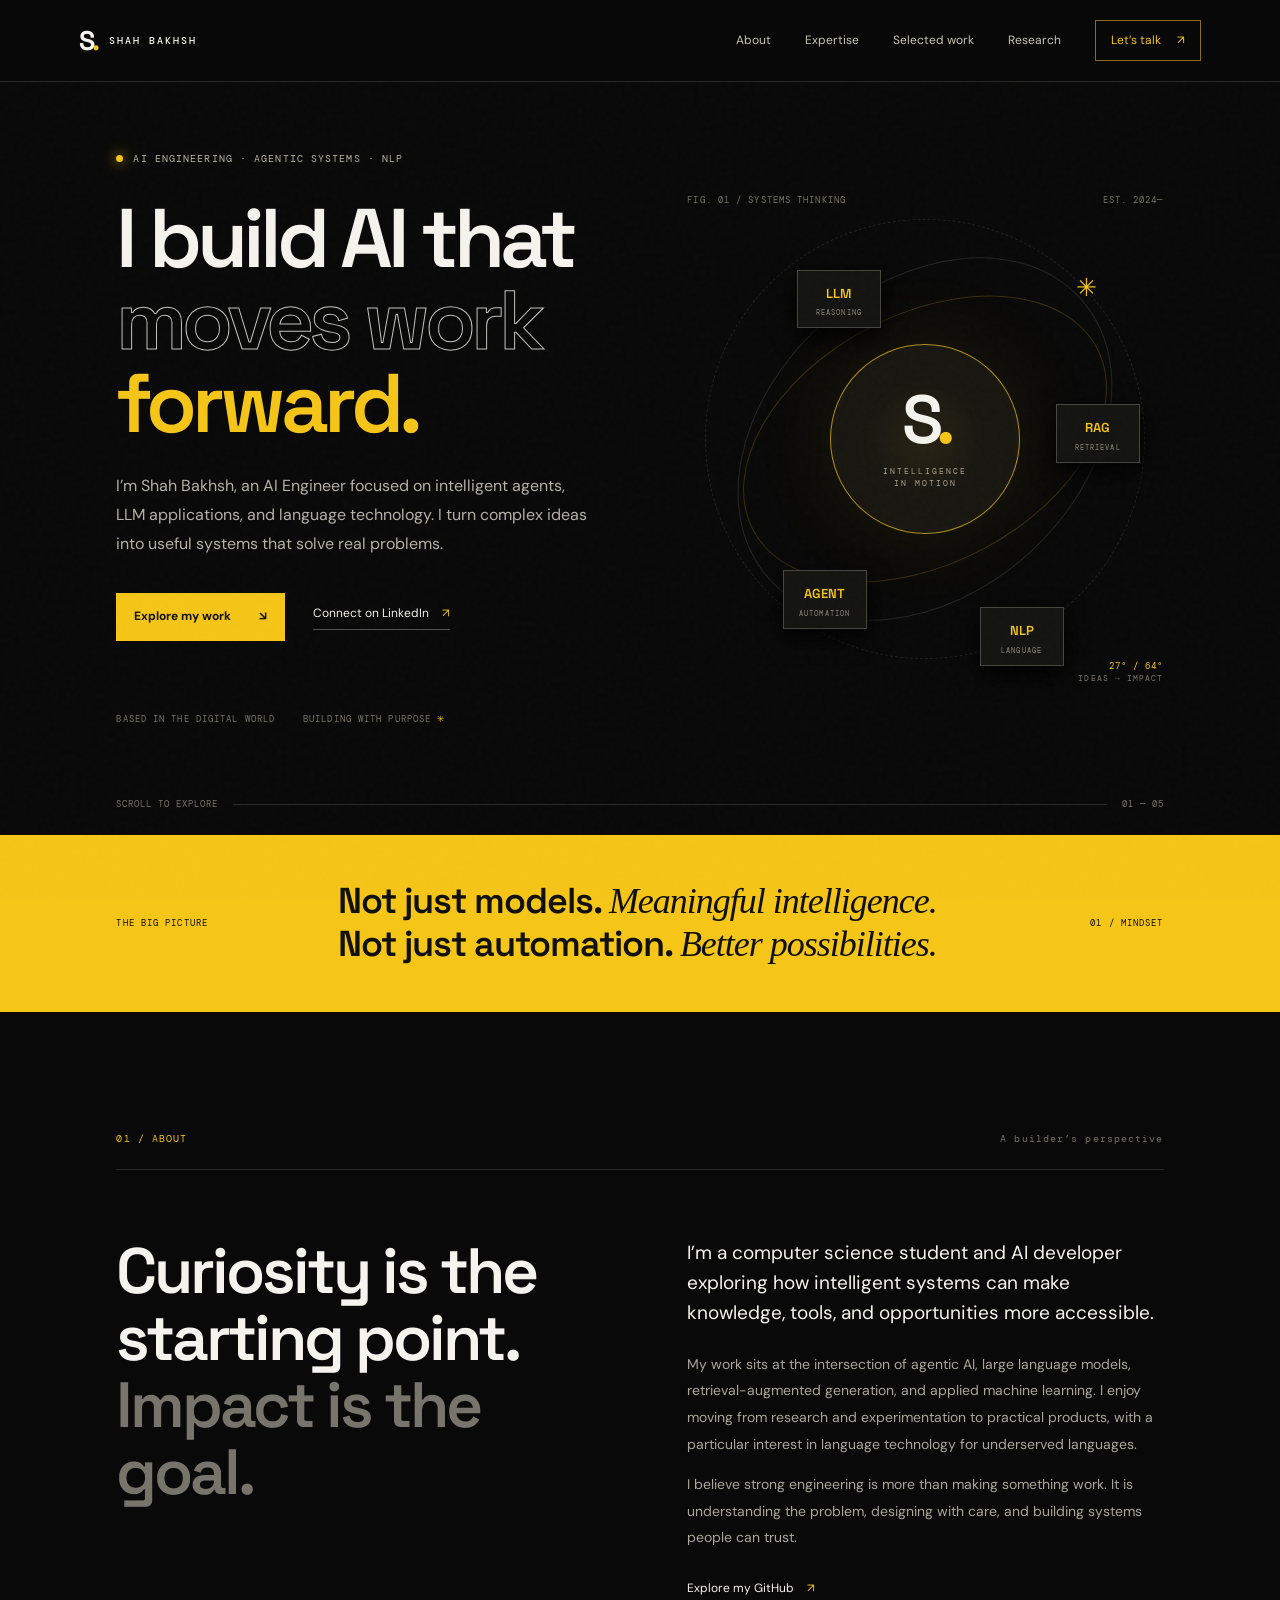
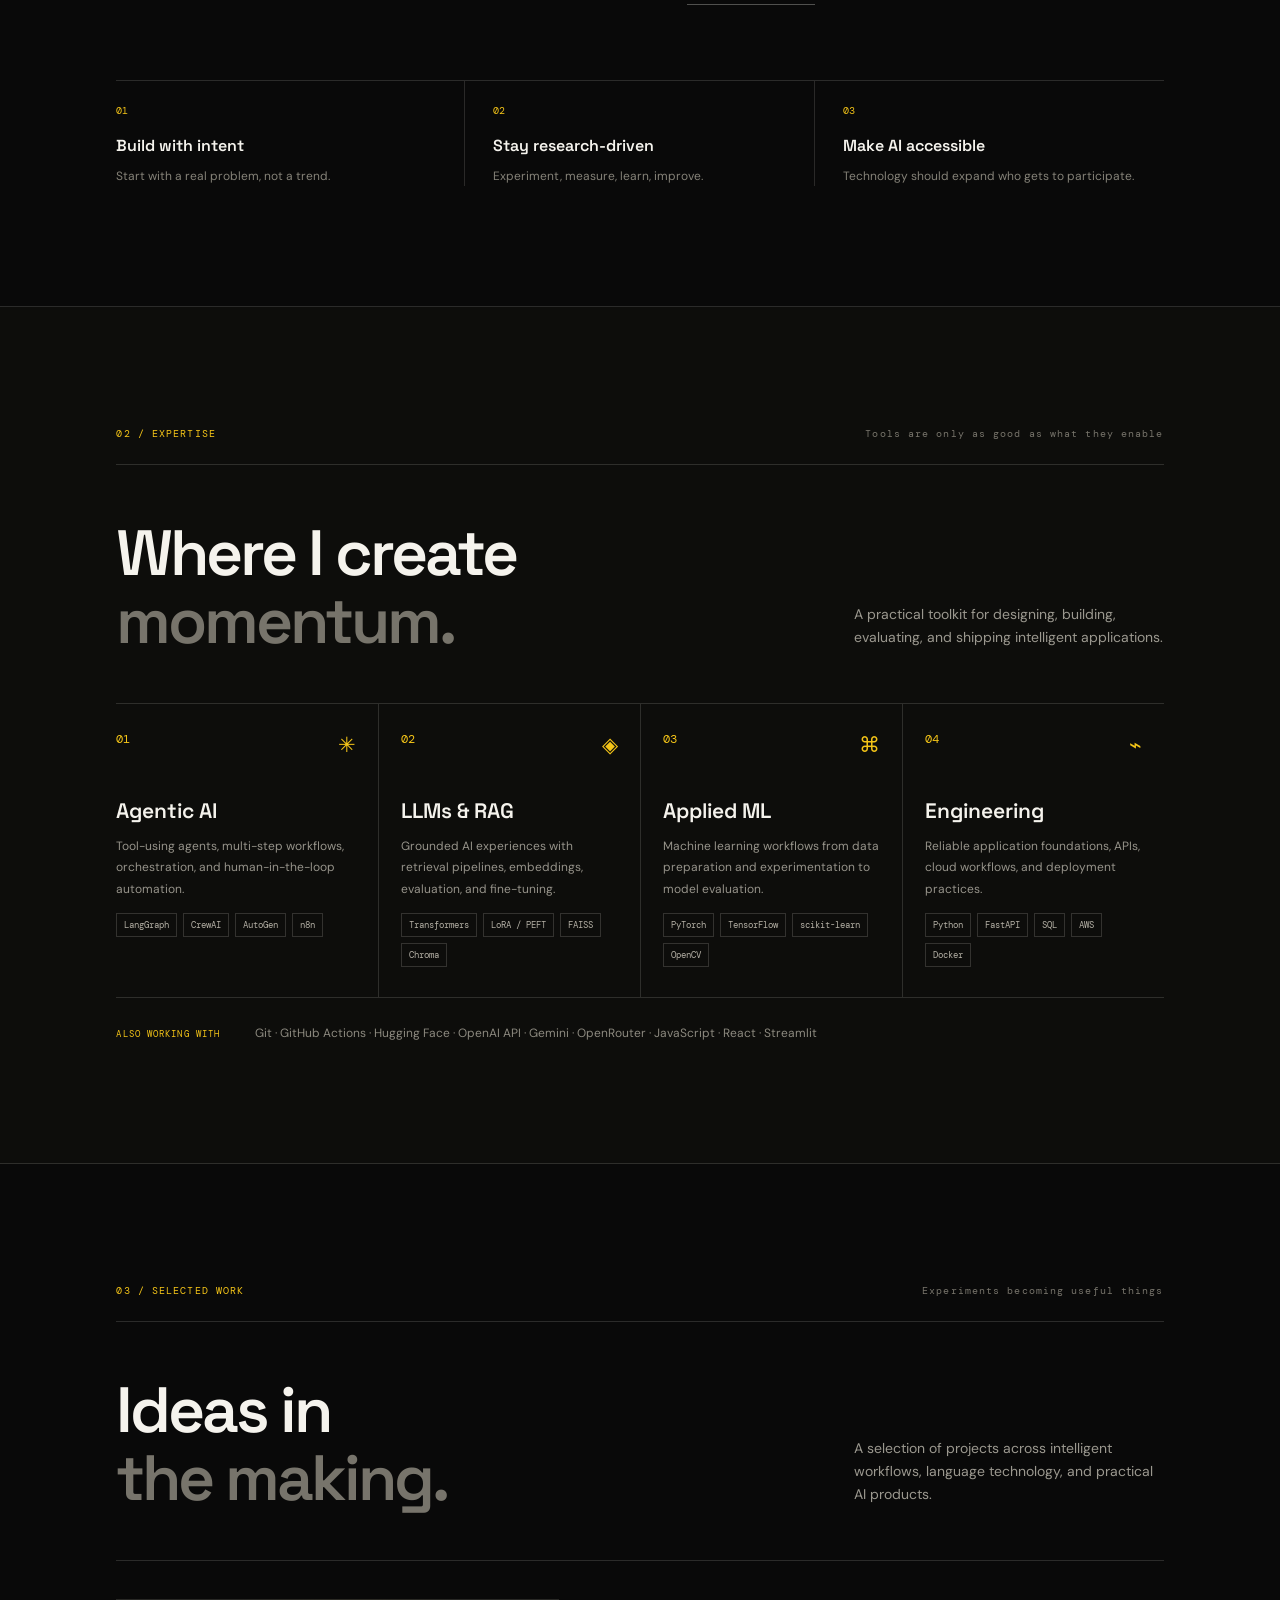
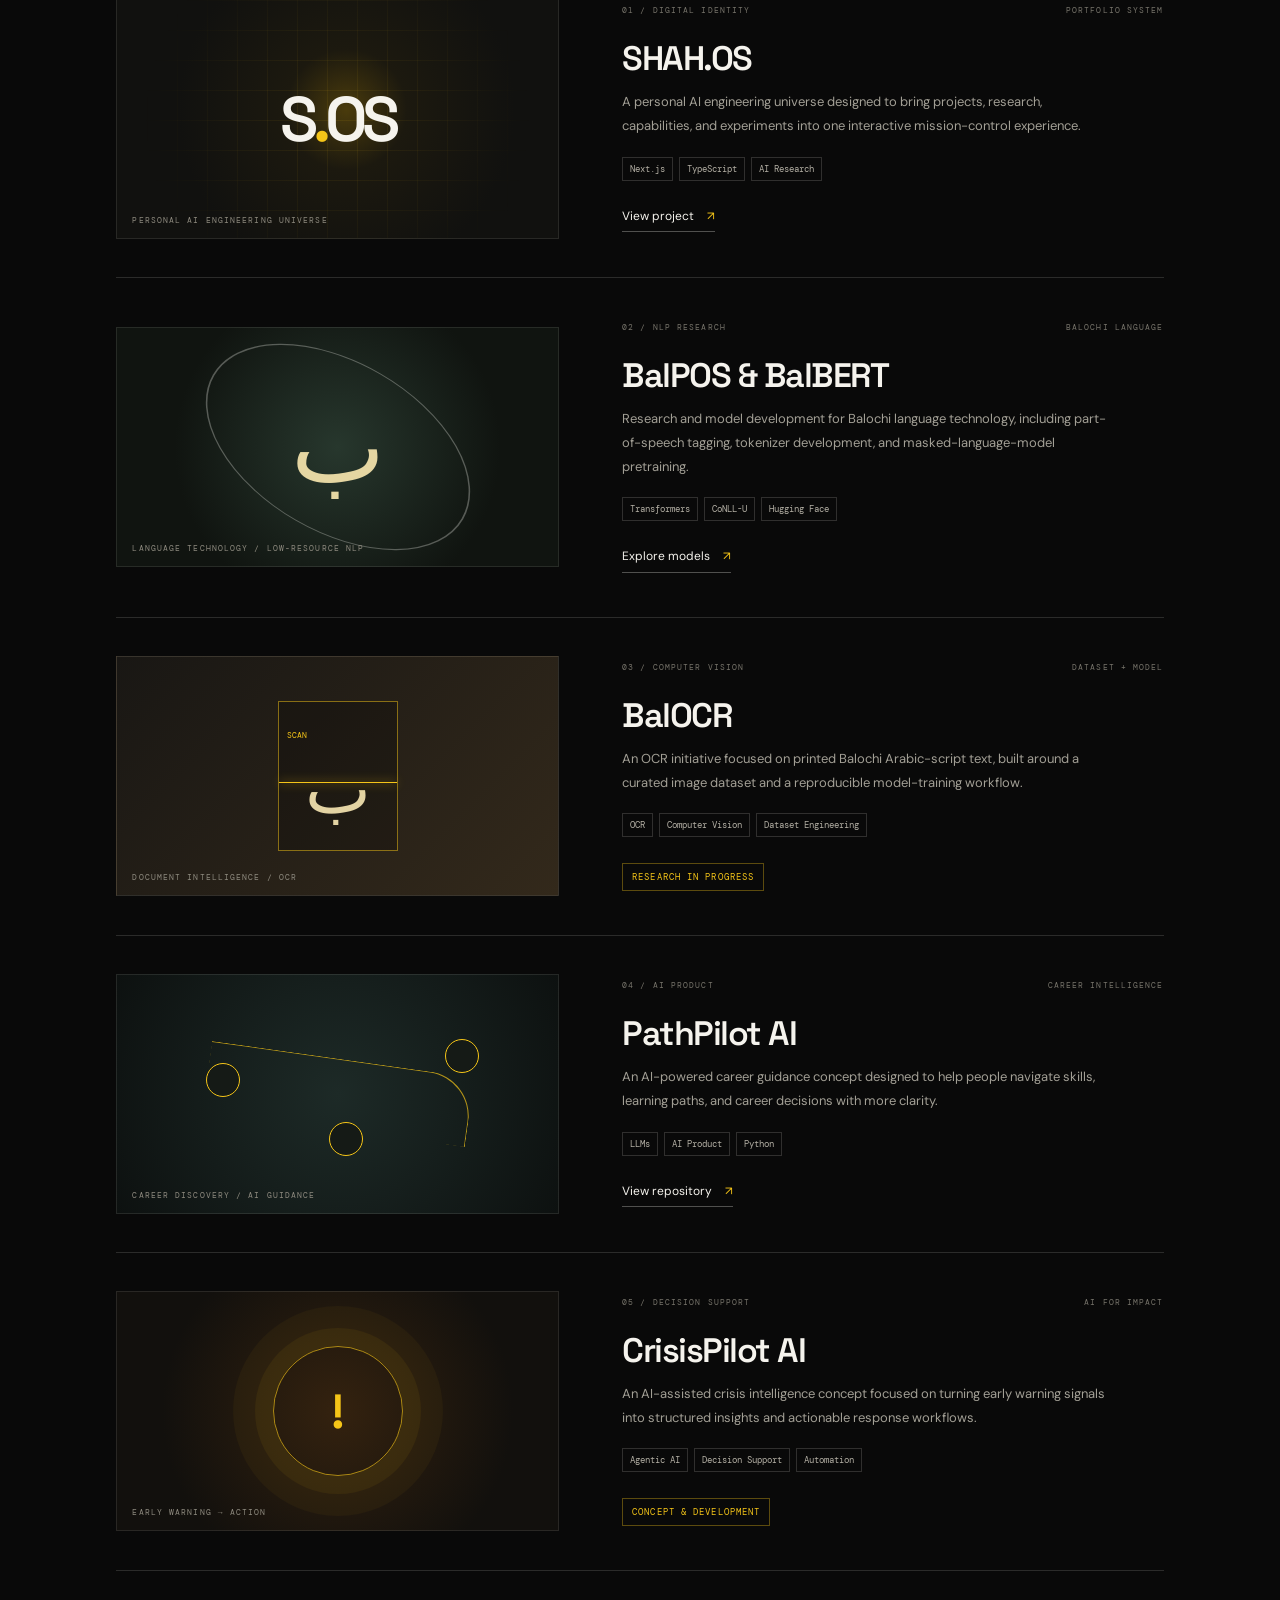
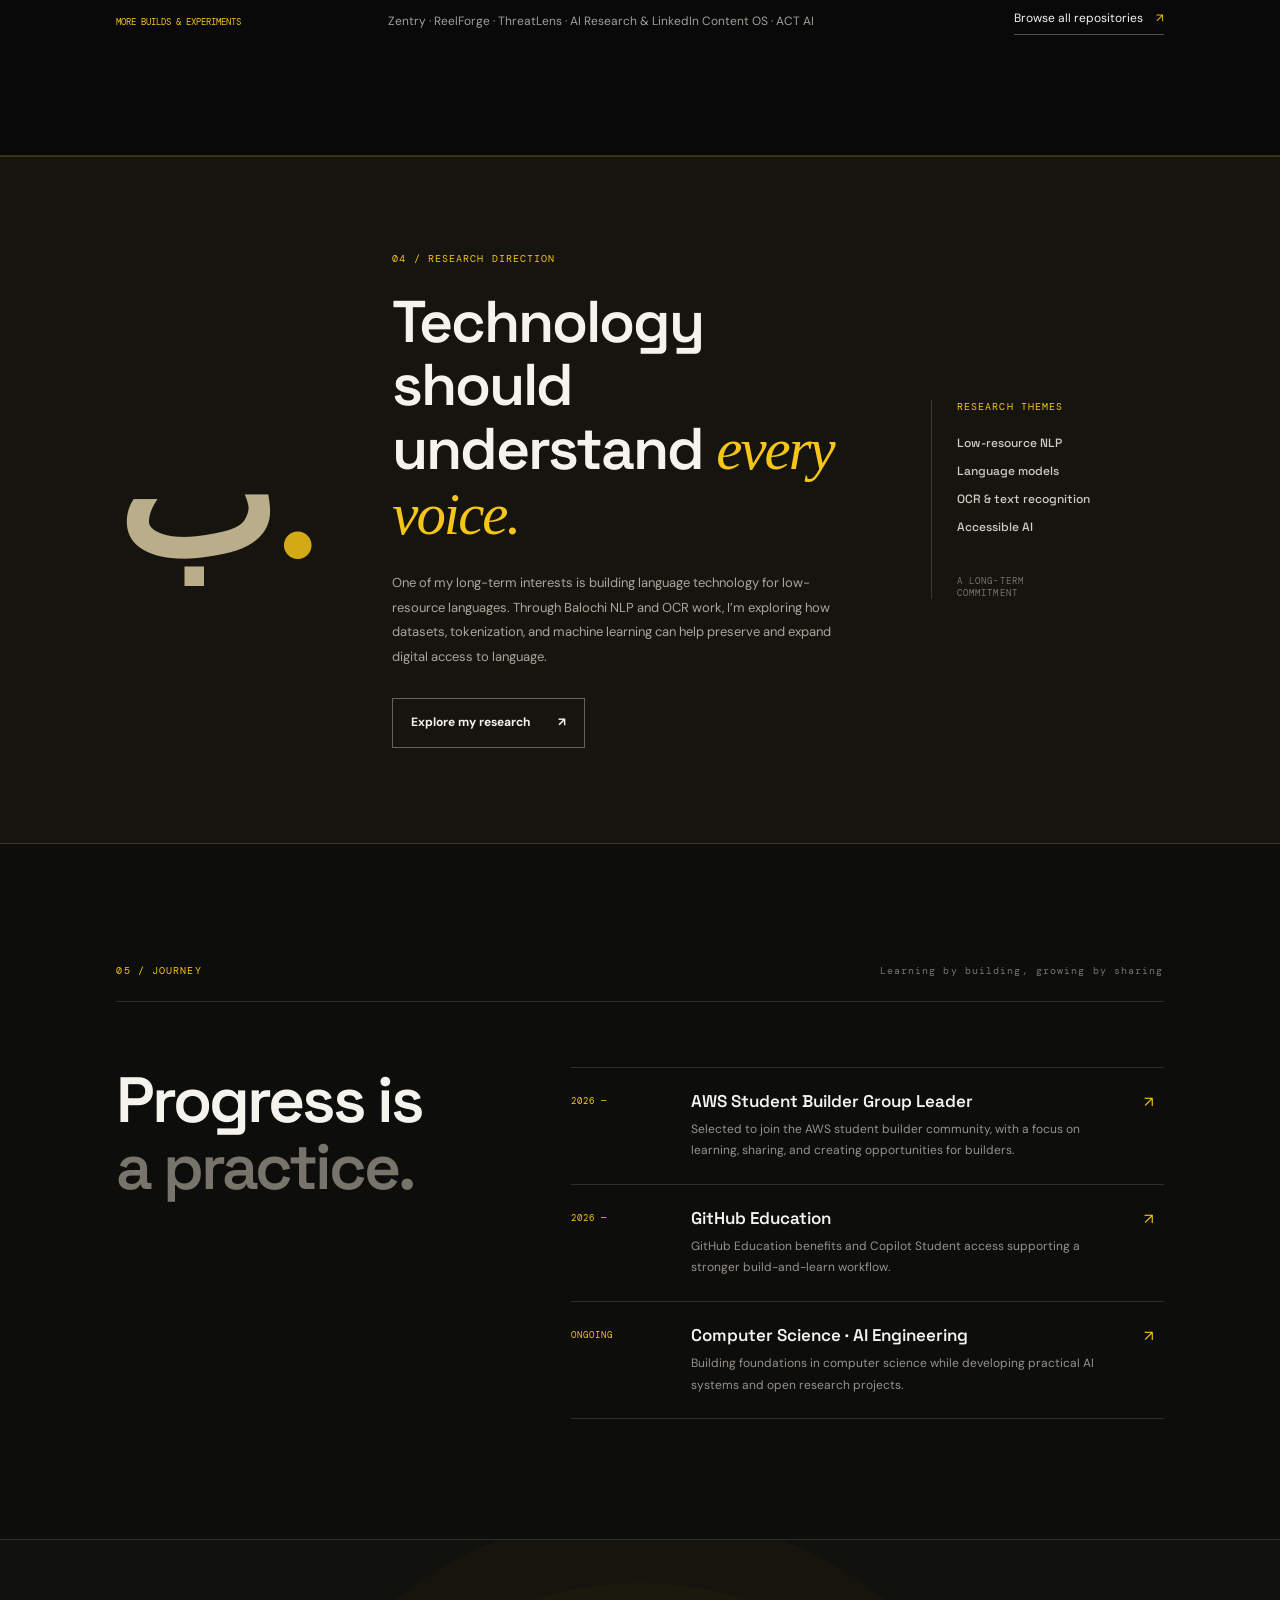
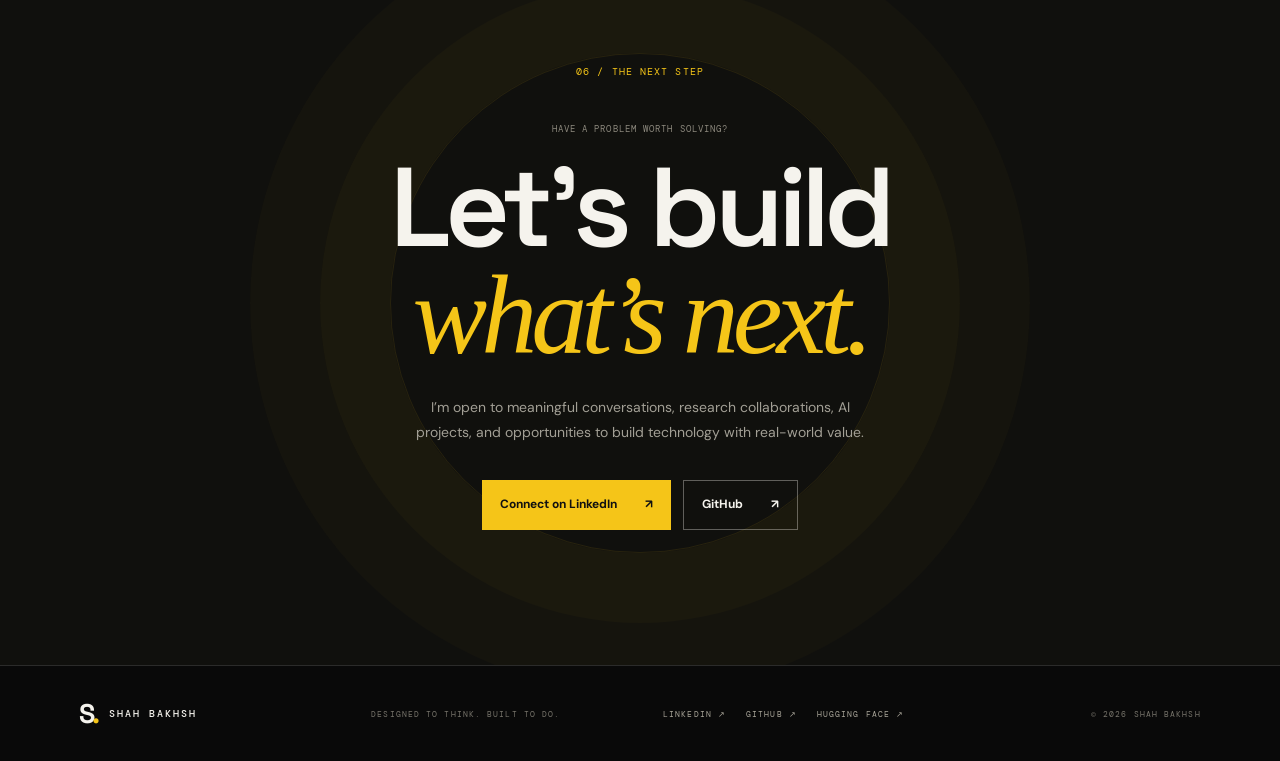
<file: index.html>
<!doctype html>
<html lang="en">
<head>
  <meta charset="UTF-8">
  <meta name="viewport" content="width=device-width, initial-scale=1">
  <meta name="theme-color" content="#090909">
  <meta name="description" content="Shah Bakhsh is an AI Engineer building intelligent agents, LLM applications, retrieval systems, and language technology for real-world impact.">
  <meta name="robots" content="index, follow, max-image-preview:large">
  <meta name="author" content="Shah Bakhsh">
  <meta name="keywords" content="Shah Bakhsh, AI Engineer, Agentic AI Engineer, LLM Engineer, AI Developer, NLP, Balochi NLP, RAG, AI portfolio">
  <link rel="canonical" href="https://shah-bakhsh.github.io/shah-bakhsh-ai-portfolio/">
  <meta property="og:type" content="website">
  <meta property="og:url" content="https://shah-bakhsh.github.io/shah-bakhsh-ai-portfolio/">
  <meta property="og:site_name" content="Shah Bakhsh | AI Engineer">
  <meta name="twitter:card" content="summary">
  <meta name="twitter:title" content="Shah Bakhsh | AI Engineer & Agentic AI Developer">
  <meta name="twitter:description" content="AI Engineer building intelligent agents, LLM applications, RAG systems, and low-resource language technology.">
  <script type="application/ld+json">
  {
    "@context": "https://schema.org",
    "@type": "Person",
    "name": "Shah Bakhsh",
    "url": "https://shah-bakhsh.github.io/shah-bakhsh-ai-portfolio/",
    "jobTitle": "AI Engineer",
    "description": "AI Engineer focused on agentic AI, LLM applications, retrieval-augmented generation, and low-resource NLP.",
    "sameAs": [
      "https://github.com/shah-bakhsh",
      "https://www.linkedin.com/in/shah-bakhsh/",
      "https://huggingface.co/shah-bakhsh"
    ],
    "knowsAbout": ["Artificial Intelligence", "Agentic AI", "Large Language Models", "Retrieval-Augmented Generation", "Natural Language Processing", "Low-resource language technology"]
  }
  </script>
  <meta property="og:title" content="Shah Bakhsh — AI Engineer & Agentic AI Developer">
  <meta property="og:description" content="Building intelligent systems that turn complex workflows into meaningful outcomes.">
  <title>Shah Bakhsh — AI Engineer & Agentic AI Developer</title>
  <link rel="preconnect" href="https://fonts.googleapis.com">
  <link rel="preconnect" href="https://fonts.gstatic.com" crossorigin>
  <link href="https://fonts.googleapis.com/css2?family=DM+Mono:wght@400;500&family=DM+Sans:wght@400;500;600;700&family=Space+Grotesk:wght@400;500;600;700&display=swap" rel="stylesheet">
  <link rel="icon" href="./favicon.svg" type="image/svg+xml">
  <link rel="stylesheet" href="./theme.css">
  <script src="./main.js" defer></script>
</head>
<body>
  <div class="grain" aria-hidden="true"></div>
  <div class="scroll-progress" id="scrollProgress"></div>
  <header class="site-header" id="top">
    <a class="brand" href="#top" aria-label="Shah Bakhsh home"><span class="brand-mark">S<span>.</span></span><span class="brand-name">SHAH BAKHSH</span></a>
    <button class="menu-toggle" id="menuToggle" aria-label="Toggle navigation" aria-expanded="false"><span></span><span></span></button>
    <nav class="nav" id="siteNav">
      <a href="#about">About</a><a href="#expertise">Expertise</a><a href="#work">Selected work</a><a href="#research">Research</a>
      <a class="nav-contact" href="#contact">Let’s talk <span>↗</span></a>
    </nav>
  </header>

  <main>
    <section class="hero section-wrap">
      <div class="hero-copy">
        <div class="eyebrow"><span class="status-dot"></span> AI ENGINEERING · AGENTIC SYSTEMS · NLP</div>
        <h1>I build AI that<br><span class="outline-word">moves work</span><br><span class="gold-word">forward.</span></h1>
        <p class="hero-intro">I’m Shah Bakhsh, an AI Engineer focused on intelligent agents, LLM applications, and language technology. I turn complex ideas into useful systems that solve real problems.</p>
        <div class="hero-actions">
          <a class="button button-gold" href="#work">Explore my work <span>↘</span></a>
          <a class="text-link" href="https://www.linkedin.com/in/shah-bakhsh/" target="_blank" rel="noreferrer">Connect on LinkedIn <span>↗</span></a>
        </div>
        <div class="hero-meta"><span>BASED IN THE DIGITAL WORLD</span><span>BUILDING WITH PURPOSE <i>✳</i></span></div>
      </div>
      <div class="hero-art" aria-label="Abstract AI systems illustration">
        <div class="art-topline"><span>FIG. 01 / SYSTEMS THINKING</span><span>EST. 2024—</span></div>
        <div class="orbit orbit-one"></div><div class="orbit orbit-two"></div><div class="orbit orbit-three"></div>
        <div class="core"><div class="core-inner"><span class="core-symbol">S<span>.</span></span><span class="core-label">INTELLIGENCE<br>IN MOTION</span></div></div>
        <div class="node node-a"><b>LLM</b><small>REASONING</small></div>
        <div class="node node-b"><b>RAG</b><small>RETRIEVAL</small></div>
        <div class="node node-c"><b>AGENT</b><small>AUTOMATION</small></div>
        <div class="node node-d"><b>NLP</b><small>LANGUAGE</small></div>
        <div class="art-coordinate">27° / 64°<br><span>IDEAS → IMPACT</span></div>
        <div class="art-cross">✳</div>
      </div>
      <div class="hero-bottomline"><span>SCROLL TO EXPLORE</span><span class="scroll-line"></span><span>01 — 05</span></div>
    </section>

    <section class="intro-strip">
      <div class="strip-label">THE BIG PICTURE</div>
      <p>Not just models. <em>Meaningful intelligence.</em><br>Not just automation. <em>Better possibilities.</em></p>
      <div class="strip-index">01 / MINDSET</div>
    </section>

    <section class="section section-about" id="about">
      <div class="section-heading"><span class="section-number">01 / ABOUT</span><span class="section-kicker">A builder’s perspective</span></div>
      <div class="about-grid">
        <h2>Curiosity is the<br>starting point.<br><span class="muted">Impact is the goal.</span></h2>
        <div class="about-body">
          <p class="lead">I’m a computer science student and AI developer exploring how intelligent systems can make knowledge, tools, and opportunities more accessible.</p>
          <p>My work sits at the intersection of agentic AI, large language models, retrieval-augmented generation, and applied machine learning. I enjoy moving from research and experimentation to practical products, with a particular interest in language technology for underserved languages.</p>
          <p>I believe strong engineering is more than making something work. It is understanding the problem, designing with care, and building systems people can trust.</p>
          <a class="arrow-link" href="https://github.com/shah-bakhsh" target="_blank" rel="noreferrer">Explore my GitHub <span>↗</span></a>
        </div>
      </div>
      <div class="principles">
        <div><span>01</span><b>Build with intent</b><p>Start with a real problem, not a trend.</p></div>
        <div><span>02</span><b>Stay research-driven</b><p>Experiment, measure, learn, improve.</p></div>
        <div><span>03</span><b>Make AI accessible</b><p>Technology should expand who gets to participate.</p></div>
      </div>
    </section>

    <section class="section section-expertise" id="expertise">
      <div class="section-heading"><span class="section-number">02 / EXPERTISE</span><span class="section-kicker">Tools are only as good as what they enable</span></div>
      <div class="expertise-head"><h2>Where I create<br><span class="muted">momentum.</span></h2><p>A practical toolkit for designing, building, evaluating, and shipping intelligent applications.</p></div>
      <div class="expertise-grid">
        <article class="expertise-card"><div class="card-top"><span>01</span><span>✳</span></div><h3>Agentic AI</h3><p>Tool-using agents, multi-step workflows, orchestration, and human-in-the-loop automation.</p><div class="tags"><span>LangGraph</span><span>CrewAI</span><span>AutoGen</span><span>n8n</span></div></article>
        <article class="expertise-card"><div class="card-top"><span>02</span><span>◈</span></div><h3>LLMs & RAG</h3><p>Grounded AI experiences with retrieval pipelines, embeddings, evaluation, and fine-tuning.</p><div class="tags"><span>Transformers</span><span>LoRA / PEFT</span><span>FAISS</span><span>Chroma</span></div></article>
        <article class="expertise-card"><div class="card-top"><span>03</span><span>⌘</span></div><h3>Applied ML</h3><p>Machine learning workflows from data preparation and experimentation to model evaluation.</p><div class="tags"><span>PyTorch</span><span>TensorFlow</span><span>scikit-learn</span><span>OpenCV</span></div></article>
        <article class="expertise-card"><div class="card-top"><span>04</span><span>⌁</span></div><h3>Engineering</h3><p>Reliable application foundations, APIs, cloud workflows, and deployment practices.</p><div class="tags"><span>Python</span><span>FastAPI</span><span>SQL</span><span>AWS</span><span>Docker</span></div></article>
      </div>
      <div class="stack-line"><span>ALSO WORKING WITH</span><p>Git · GitHub Actions · Hugging Face · OpenAI API · Gemini · OpenRouter · JavaScript · React · Streamlit</p></div>
    </section>

    <section class="section section-work" id="work">
      <div class="section-heading"><span class="section-number">03 / SELECTED WORK</span><span class="section-kicker">Experiments becoming useful things</span></div>
      <div class="work-heading"><h2>Ideas in<br><span class="muted">the making.</span></h2><p>A selection of projects across intelligent workflows, language technology, and practical AI products.</p></div>
      <div class="project-list">
        <article class="project-row featured-project">
          <div class="project-visual visual-shahos"><div class="visual-grid"></div><div class="visual-monogram">S<span>.</span>OS</div><span class="visual-caption">PERSONAL AI ENGINEERING UNIVERSE</span></div>
          <div class="project-info"><div class="project-meta"><span>01 / DIGITAL IDENTITY</span><span>PORTFOLIO SYSTEM</span></div><h3>SHAH.OS</h3><p>A personal AI engineering universe designed to bring projects, research, capabilities, and experiments into one interactive mission-control experience.</p><div class="project-tags"><span>Next.js</span><span>TypeScript</span><span>AI Research</span></div><a href="https://github.com/shah-bakhsh/shah-bakhsh-shah-os" target="_blank" rel="noreferrer" class="project-link">View project <span>↗</span></a></div>
        </article>
        <article class="project-row">
          <div class="project-visual visual-bal"><div class="language-glyph">ب</div><div class="visual-orbit"></div><span class="visual-caption">LANGUAGE TECHNOLOGY / LOW-RESOURCE NLP</span></div>
          <div class="project-info"><div class="project-meta"><span>02 / NLP RESEARCH</span><span>BALOCHI LANGUAGE</span></div><h3>BalPOS & BalBERT</h3><p>Research and model development for Balochi language technology, including part-of-speech tagging, tokenizer development, and masked-language-model pretraining.</p><div class="project-tags"><span>Transformers</span><span>CoNLL-U</span><span>Hugging Face</span></div><a href="https://huggingface.co/shah-bakhsh" target="_blank" rel="noreferrer" class="project-link">Explore models <span>↗</span></a></div>
        </article>
        <article class="project-row">
          <div class="project-visual visual-ocr"><div class="scan-frame"><span>SCAN</span><b>ب</b><i></i></div><span class="visual-caption">DOCUMENT INTELLIGENCE / OCR</span></div>
          <div class="project-info"><div class="project-meta"><span>03 / COMPUTER VISION</span><span>DATASET + MODEL</span></div><h3>BalOCR</h3><p>An OCR initiative focused on printed Balochi Arabic-script text, built around a curated image dataset and a reproducible model-training workflow.</p><div class="project-tags"><span>OCR</span><span>Computer Vision</span><span>Dataset Engineering</span></div><span class="project-status">RESEARCH IN PROGRESS</span></div>
        </article>
        <article class="project-row">
          <div class="project-visual visual-path"><div class="path-node p1"></div><div class="path-node p2"></div><div class="path-node p3"></div><div class="path-connector"></div><span class="visual-caption">CAREER DISCOVERY / AI GUIDANCE</span></div>
          <div class="project-info"><div class="project-meta"><span>04 / AI PRODUCT</span><span>CAREER INTELLIGENCE</span></div><h3>PathPilot AI</h3><p>An AI-powered career guidance concept designed to help people navigate skills, learning paths, and career decisions with more clarity.</p><div class="project-tags"><span>LLMs</span><span>AI Product</span><span>Python</span></div><a href="https://github.com/shah-bakhsh/pathpilot-ai" target="_blank" rel="noreferrer" class="project-link">View repository <span>↗</span></a></div>
        </article>
        <article class="project-row">
          <div class="project-visual visual-crisis"><div class="signal-ring"></div><div class="signal-core">!</div><span class="visual-caption">EARLY WARNING → ACTION</span></div>
          <div class="project-info"><div class="project-meta"><span>05 / DECISION SUPPORT</span><span>AI FOR IMPACT</span></div><h3>CrisisPilot AI</h3><p>An AI-assisted crisis intelligence concept focused on turning early warning signals into structured insights and actionable response workflows.</p><div class="project-tags"><span>Agentic AI</span><span>Decision Support</span><span>Automation</span></div><span class="project-status">CONCEPT & DEVELOPMENT</span></div>
        </article>
      </div>
      <div class="more-work"><span>MORE BUILDS & EXPERIMENTS</span><p>Zentry · ReelForge · ThreatLens · AI Research & LinkedIn Content OS · ACT AI</p><a href="https://github.com/shah-bakhsh" target="_blank" rel="noreferrer" class="arrow-link">Browse all repositories <span>↗</span></a></div>
    </section>

    <section class="research-band" id="research">
      <div class="research-symbol">ب<span>.</span></div>
      <div class="research-copy"><div class="section-number">04 / RESEARCH DIRECTION</div><h2>Technology should<br>understand <em>every voice.</em></h2><p>One of my long-term interests is building language technology for low-resource languages. Through Balochi NLP and OCR work, I’m exploring how datasets, tokenization, and machine learning can help preserve and expand digital access to language.</p><a href="https://huggingface.co/shah-bakhsh" target="_blank" rel="noreferrer" class="button button-outline">Explore my research <span>↗</span></a></div>
      <div class="research-side"><span>RESEARCH THEMES</span><b>Low-resource NLP</b><b>Language models</b><b>OCR & text recognition</b><b>Accessible AI</b><div class="research-coordinate">A LONG-TERM<br>COMMITMENT</div></div>
    </section>

    <section class="section section-journey">
      <div class="section-heading"><span class="section-number">05 / JOURNEY</span><span class="section-kicker">Learning by building, growing by sharing</span></div>
      <div class="journey-grid"><h2>Progress is<br><span class="muted">a practice.</span></h2><div class="journey-items">
        <div class="journey-item"><span class="journey-date">2026 —</span><div><h3>AWS Student Builder Group Leader</h3><p>Selected to join the AWS student builder community, with a focus on learning, sharing, and creating opportunities for builders.</p></div><span class="journey-mark">↗</span></div>
        <div class="journey-item"><span class="journey-date">2026 —</span><div><h3>GitHub Education</h3><p>GitHub Education benefits and Copilot Student access supporting a stronger build-and-learn workflow.</p></div><span class="journey-mark">↗</span></div>
        <div class="journey-item"><span class="journey-date">ONGOING</span><div><h3>Computer Science · AI Engineering</h3><p>Building foundations in computer science while developing practical AI systems and open research projects.</p></div><span class="journey-mark">↗</span></div>
      </div></div>
    </section>

    <section class="contact-section" id="contact">
      <div class="contact-orbit" aria-hidden="true"></div>
      <div class="section-number">06 / THE NEXT STEP</div>
      <p class="contact-overline">HAVE A PROBLEM WORTH SOLVING?</p>
      <h2>Let’s build<br><em>what’s next.</em></h2>
      <p class="contact-text">I’m open to meaningful conversations, research collaborations, AI projects, and opportunities to build technology with real-world value.</p>
      <div class="contact-actions"><a class="button button-gold" href="https://www.linkedin.com/in/shah-bakhsh/" target="_blank" rel="noreferrer">Connect on LinkedIn <span>↗</span></a><a class="button button-outline" href="https://github.com/shah-bakhsh" target="_blank" rel="noreferrer">GitHub <span>↗</span></a></div>
    </section>
  </main>

  <footer class="footer"><a class="brand" href="#top"><span class="brand-mark">S<span>.</span></span><span class="brand-name">SHAH BAKHSH</span></a><span class="footer-note">DESIGNED TO THINK. BUILT TO DO.</span><div class="footer-links"><a href="https://www.linkedin.com/in/shah-bakhsh/" target="_blank" rel="noreferrer">LINKEDIN ↗</a><a href="https://github.com/shah-bakhsh" target="_blank" rel="noreferrer">GITHUB ↗</a><a href="https://huggingface.co/shah-bakhsh" target="_blank" rel="noreferrer">HUGGING FACE ↗</a></div><span class="copyright">© <span id="year"></span> SHAH BAKHSH</span></footer>
  <button class="back-top" id="backTop" aria-label="Back to top">↑</button>
</body>
</html>
</file>
<file: theme.css>
:root{--bg:#090909;--panel:#11110f;--panel2:#171714;--ink:#f5f3ed;--muted:#a6a39a;--dim:#66645e;--gold:#f5c518;--line:rgba(245,243,237,.14);--display:"Space Grotesk",sans-serif;--body:"DM Sans",sans-serif;--mono:"DM Mono",monospace}*{box-sizing:border-box}html{scroll-behavior:smooth;scroll-padding-top:88px}body{margin:0;background:var(--bg);color:var(--ink);font-family:var(--body);font-size:15px;line-height:1.65;overflow-x:hidden}a{color:inherit;text-decoration:none}.grain{position:fixed;inset:0;pointer-events:none;z-index:20;opacity:.035;background-image:url("data:image/svg+xml,%3Csvg viewBox='0 0 180 180' xmlns='http://www.w3.org/2000/svg'%3E%3Cfilter id='n'%3E%3CfeTurbulence type='fractalNoise' baseFrequency='.9' numOctaves='3' stitchTiles='stitch'/%3E%3C/filter%3E%3Crect width='100%25' height='100%25' filter='url(%23n)' opacity='.55'/%3E%3C/svg%3E")}.scroll-progress{position:fixed;top:0;left:0;width:0;height:2px;background:var(--gold);z-index:50}.site-header{height:82px;padding:0 6.2%;display:flex;align-items:center;justify-content:space-between;border-bottom:1px solid var(--line);position:sticky;top:0;z-index:30;background:rgba(9,9,9,.88);backdrop-filter:blur(18px)}.brand{display:inline-flex;align-items:center;gap:12px}.brand-mark{font:700 27px var(--display);letter-spacing:-3px}.brand-mark span,.core-symbol span,.visual-monogram span,.research-symbol span{color:var(--gold)}.brand-name{font:500 10px var(--mono);letter-spacing:2px}.nav{display:flex;align-items:center;gap:34px}.nav a{font-size:12px;color:#c7c4bb;transition:color .2s}.nav a:hover,.footer-links a:hover{color:var(--gold)}.nav .nav-contact{color:var(--gold);border:1px solid rgba(245,197,24,.55);padding:10px 15px}.nav-contact span{margin-left:13px}.menu-toggle{display:none}.section-wrap{padding-left:9.1%;padding-right:9.1%}.hero{min-height:710px;display:grid;grid-template-columns:1fr .9fr;align-items:center;position:relative;padding-top:70px;padding-bottom:110px;gap:4%}.eyebrow,.section-number,.section-kicker,.strip-label,.strip-index,.hero-meta,.art-topline,.art-coordinate,.node small,.visual-caption,.project-meta,.project-status,.stack-line>span,.research-side>span,.research-coordinate,.journey-date,.contact-overline,.footer-note,.footer-links,.copyright{font:10px var(--mono);letter-spacing:1.1px}.eyebrow{color:#b8b4a9;display:flex;align-items:center;gap:10px}.status-dot{width:7px;height:7px;border-radius:50%;background:var(--gold);box-shadow:0 0 13px var(--gold)}h1,h2,h3,p{margin-top:0}.hero h1{font:600 clamp(54px,6.5vw,91px)/.99 var(--display);letter-spacing:-5px;margin:32px 0 28px}.outline-word{color:transparent;-webkit-text-stroke:1px rgba(245,243,237,.8)}.gold-word{color:var(--gold)}.hero-intro{max-width:475px;color:#b4b1a8;font-size:16px;line-height:1.8}.hero-actions{display:flex;align-items:center;gap:28px;margin-top:35px}.button{display:inline-flex;align-items:center;justify-content:center;gap:28px;padding:14px 18px;font-size:12px;font-weight:700;transition:transform .25s,background .25s,color .25s}.button:hover{transform:translateY(-3px)}.button-gold{background:var(--gold);color:#111}.button-gold:hover{background:#ffda4c}.button-outline{border:1px solid rgba(245,243,237,.35);color:var(--ink)}.button-outline:hover{border-color:var(--gold);color:var(--gold)}.text-link,.arrow-link,.project-link{font-size:12px;color:var(--ink);border-bottom:1px solid rgba(245,243,237,.3);padding-bottom:5px}.text-link span,.arrow-link span,.project-link span{color:var(--gold);margin-left:10px}.hero-meta{display:flex;gap:28px;color:#77746b;margin-top:72px;font-size:9px}.hero-meta i{color:var(--gold);font-style:normal}.hero-art{height:490px;position:relative;display:grid;place-items:center;isolation:isolate}.art-topline{position:absolute;top:0;left:0;right:0;display:flex;justify-content:space-between;color:#77746b;font-size:9px}.orbit{position:absolute;border:1px solid rgba(245,197,24,.2);border-radius:50%;transform:rotate(-28deg)}.orbit-one{width:390px;height:250px}.orbit-two{width:310px;height:420px;transform:rotate(48deg);border-color:rgba(245,243,237,.12)}.orbit-three{width:440px;height:440px;border-style:dashed;border-color:rgba(245,243,237,.1)}.core{width:190px;height:190px;border-radius:50%;border:1px solid rgba(245,197,24,.7);display:grid;place-items:center;box-shadow:0 0 90px rgba(245,197,24,.09),inset 0 0 50px rgba(245,197,24,.08);background:radial-gradient(circle,#282314 0,#111 66%)}.core-inner{text-align:center}.core-symbol{font:600 68px/.95 var(--display);letter-spacing:-7px}.core-label{display:block;color:#aaa28a;font:8px/1.5 var(--mono);letter-spacing:2px;margin-top:12px}.node{position:absolute;background:#141410;border:1px solid rgba(245,243,237,.22);padding:10px 13px;min-width:84px;text-align:center;box-shadow:0 8px 25px #000}.node b{font:600 13px var(--display);color:var(--gold)}.node small{display:block;font-size:7px;color:#8c897e;margin-top:3px}.node-a{top:76px;left:23%}.node-b{right:5%;top:43%}.node-c{bottom:55px;left:20%}.node-d{right:21%;bottom:18px}.art-coordinate{position:absolute;right:0;bottom:0;color:var(--gold);font-size:9px;text-align:right}.art-coordinate span{color:#77746b;font-size:8px}.art-cross{position:absolute;right:14%;top:15%;font-size:25px;color:var(--gold)}.hero-bottomline{position:absolute;bottom:25px;left:9.1%;right:9.1%;display:flex;align-items:center;gap:15px;color:#77746b;font:9px var(--mono);letter-spacing:1px}.scroll-line{height:1px;background:var(--line);flex:1}.intro-strip{padding:45px 9.1%;background:var(--gold);color:#10100d;display:grid;grid-template-columns:1fr 3fr 1fr;align-items:center;gap:20px}.strip-label,.strip-index{font-size:9px}.intro-strip p{font:600 clamp(22px,3vw,36px)/1.2 var(--display);letter-spacing:-1px;margin:0}.intro-strip em{font-family:Georgia,serif;font-weight:400}.strip-index{text-align:right}.section{padding:120px 9.1%;border-bottom:1px solid var(--line)}.section-heading{display:flex;justify-content:space-between;align-items:center;padding-bottom:24px;border-bottom:1px solid var(--line)}.section-number{color:var(--gold)}.section-kicker{color:#77746b}.about-grid{display:grid;grid-template-columns:1fr 1fr;gap:9%;padding:68px 0 75px}.about-grid h2,.expertise-head h2,.work-heading h2,.journey-grid>h2{font:600 clamp(42px,5vw,65px)/1.05 var(--display);letter-spacing:-3px;margin:0}.muted{color:#77746b}.about-body{max-width:520px}.about-body p{color:#a9a69d;font-size:14px;line-height:1.9}.about-body .lead{font-size:19px;line-height:1.6;color:var(--ink);margin-bottom:22px}.arrow-link{display:inline-block;margin-top:14px}.principles{border-top:1px solid var(--line);display:grid;grid-template-columns:repeat(3,1fr)}.principles>div{padding:23px 28px 0 0;border-right:1px solid var(--line)}.principles>div+div{padding-left:28px}.principles>div:last-child{border:0}.principles span{font:10px var(--mono);color:var(--gold);display:block;margin-bottom:17px}.principles b{font:600 16px var(--display)}.principles p{font-size:12px;color:#858278;margin:8px 0 0}.section-expertise{background:#0d0d0b}.expertise-head,.work-heading{display:flex;align-items:end;justify-content:space-between;padding:55px 0 48px;gap:35px}.expertise-head>p,.work-heading>p{max-width:310px;color:#9b988f;font-size:14px;margin:0 0 6px}.expertise-grid{display:grid;grid-template-columns:repeat(4,1fr);border-top:1px solid var(--line);border-bottom:1px solid var(--line)}.expertise-card{padding:27px 22px 30px 0;min-height:270px}.expertise-card+.expertise-card{border-left:1px solid var(--line);padding-left:22px}.card-top{display:flex;justify-content:space-between;color:var(--gold);font:12px var(--mono)}.card-top span:last-child{font-size:21px}.expertise-card h3{font:600 21px var(--display);margin:38px 0 12px}.expertise-card p{font-size:12px;color:#96938a;line-height:1.8;min-height:65px}.tags,.project-tags{display:flex;flex-wrap:wrap;gap:6px}.tags span,.project-tags span{font:9px var(--mono);color:#b4b0a5;border:1px solid rgba(245,243,237,.16);padding:5px 7px}.stack-line{display:flex;gap:35px;align-items:baseline;padding-top:26px}.stack-line>span{color:var(--gold);white-space:nowrap;font-size:9px}.stack-line p{font-size:12px;color:#8c897f;margin:0}.section-work{background:var(--bg)}.project-list{border-top:1px solid var(--line)}.project-row{display:grid;grid-template-columns:.9fr 1.1fr;gap:6%;padding:38px 0;border-bottom:1px solid var(--line);align-items:center}.project-visual{height:240px;position:relative;overflow:hidden;background:#171713;display:grid;place-items:center;border:1px solid rgba(245,243,237,.1)}.visual-caption{position:absolute;left:15px;bottom:13px;color:#8e8a7f;font-size:8px}.visual-shahos{background:radial-gradient(circle at 52% 46%,#4a3b0c 0,#1c190f 23%,#11110f 64%)}.visual-grid{position:absolute;inset:0;background-image:linear-gradient(rgba(245,197,24,.09) 1px,transparent 1px),linear-gradient(90deg,rgba(245,197,24,.09) 1px,transparent 1px);background-size:30px 30px;mask-image:radial-gradient(circle,black,transparent 78%)}.visual-monogram{position:relative;font:600 63px var(--display);letter-spacing:-5px}.visual-bal{background:radial-gradient(circle,#27372d,#101410 65%)}.language-glyph{font:100px Georgia,serif;color:#e5d6a2;z-index:2}.visual-orbit{position:absolute;width:170px;height:170px;border:1px solid rgba(245,243,237,.3);border-radius:50%;transform:rotate(30deg) scaleX(1.7)}.visual-ocr{background:linear-gradient(135deg,#191714,#33291b)}.scan-frame{width:120px;height:150px;border:1px solid rgba(245,197,24,.5);display:flex;flex-direction:column;align-items:center;justify-content:center;position:relative;background:rgba(0,0,0,.22)}.scan-frame b{font:70px Georgia,serif;color:#e3d3a3}.scan-frame span{font:8px var(--mono);color:var(--gold);align-self:flex-start;margin:8px}.scan-frame i{position:absolute;width:100%;height:1px;background:var(--gold);box-shadow:0 0 10px var(--gold);top:54%;animation:scan 3s ease-in-out infinite alternate}@keyframes scan{to{top:85%}}.visual-path{background:radial-gradient(circle at center,#1d2a27,#0d1110)}.path-node{position:absolute;width:34px;height:34px;border:1px solid var(--gold);border-radius:50%;background:#151a16;z-index:2}.p1{left:20%;top:37%}.p2{left:48%;top:62%}.p3{right:18%;top:27%}.path-connector{width:60%;height:70px;border-top:1px solid rgba(245,197,24,.7);border-right:1px solid rgba(245,197,24,.7);border-radius:0 45px 0 0;transform:rotate(8deg)}.visual-crisis{background:radial-gradient(circle,#34220f,#12100d 70%)}.signal-ring{width:130px;height:130px;border:1px solid rgba(245,197,24,.65);border-radius:50%;box-shadow:0 0 0 18px rgba(245,197,24,.06),0 0 0 40px rgba(245,197,24,.04)}.signal-core{position:absolute;font:600 48px var(--display);color:var(--gold)}.project-info{padding:6px 0}.project-meta{display:flex;justify-content:space-between;color:#77746b;font-size:8px}.project-info h3{font:600 34px var(--display);letter-spacing:-1.5px;margin:22px 0 10px}.project-info p{font-size:13px;line-height:1.85;color:#a29f95;max-width:490px}.project-tags{margin:18px 0 22px}.project-link{display:inline-block}.project-status{display:inline-block;color:var(--gold);font-size:9px;border:1px solid rgba(245,197,24,.35);padding:7px 9px;margin-top:4px}.more-work{padding:38px 0 0;display:grid;grid-template-columns:1fr 2fr 1fr;align-items:center;gap:20px}.more-work>span{font:9px var(--mono);color:var(--gold)}.more-work p{font-size:12px;color:#a29f95;margin:0}.more-work .arrow-link{justify-self:end;margin:0}.research-band{padding:95px 9.1%;display:grid;grid-template-columns:.65fr 2fr 1fr;gap:7%;align-items:center;background:#15140f;border-top:1px solid rgba(245,197,24,.2);border-bottom:1px solid rgba(245,197,24,.2)}.research-symbol{font:600 clamp(90px,14vw,170px)/1 Georgia,serif;color:#d6c99f;opacity:.85}.research-copy h2{font:600 clamp(39px,4.6vw,60px)/1.08 var(--display);letter-spacing:-2px;margin:25px 0}.research-copy h2 em{font-family:Georgia,serif;font-weight:400;color:var(--gold)}.research-copy>p{font-size:13px;color:#aaa69a;line-height:1.9;max-width:560px;margin-bottom:28px}.research-side{border-left:1px solid rgba(245,243,237,.17);padding-left:25px;display:flex;flex-direction:column;gap:12px}.research-side>span{color:var(--gold);margin-bottom:10px}.research-side b{font:500 12px var(--display);color:#d1cec3}.research-coordinate{color:#797568;margin-top:28px;font-size:9px}.section-journey{background:#0d0d0b}.journey-grid{display:grid;grid-template-columns:1fr 1.6fr;gap:8%;padding-top:65px}.journey-items{border-top:1px solid var(--line)}.journey-item{display:grid;grid-template-columns:100px 1fr 20px;gap:20px;padding:22px 0;border-bottom:1px solid var(--line)}.journey-date{color:var(--gold);font-size:9px;padding-top:5px}.journey-item h3{font:600 17px var(--display);margin:0 0 7px}.journey-item p{font-size:12px;color:#96938a;margin:0;line-height:1.8}.journey-mark{color:var(--gold)}.contact-section{position:relative;overflow:hidden;text-align:center;padding:125px 9% 135px;background:#10100d}.contact-section .section-number{position:relative;z-index:2}.contact-overline{color:#8d897e;margin:45px 0 20px;font-size:9px}.contact-section h2{font:600 clamp(62px,9vw,112px)/.95 var(--display);letter-spacing:-6px;margin:0 0 27px;position:relative;z-index:2}.contact-section h2 em{font-family:Georgia,serif;font-weight:400;color:var(--gold)}.contact-text{max-width:470px;margin:0 auto;color:#a29f95;font-size:14px;line-height:1.8;position:relative;z-index:2}.contact-actions{display:flex;justify-content:center;gap:12px;margin-top:35px;position:relative;z-index:2}.contact-orbit{position:absolute;width:500px;height:500px;border:1px solid rgba(245,197,24,.1);border-radius:50%;left:50%;top:50%;transform:translate(-50%,-50%);box-shadow:0 0 0 70px rgba(245,197,24,.025),0 0 0 140px rgba(245,197,24,.018)}.footer{padding:30px 6.2%;display:grid;grid-template-columns:1fr 1fr 1.5fr auto;align-items:center;gap:20px;border-top:1px solid var(--line)}.footer-note,.copyright{font-size:8px;color:#77746b}.footer-links{display:flex;gap:20px;font-size:8px;color:#aaa69a}.back-top{position:fixed;right:24px;bottom:24px;width:40px;height:40px;border:1px solid rgba(245,197,24,.5);background:#111;color:var(--gold);font-size:20px;cursor:pointer;opacity:0;transform:translateY(10px);transition:.25s;z-index:25}.back-top.visible{opacity:1;transform:translateY(0)}.reveal{opacity:0;transform:translateY(22px);transition:opacity .7s ease,transform .7s ease}.reveal.in-view{opacity:1;transform:none}
@media(max-width:900px){.site-header{padding:0 5%}.nav{gap:18px}.hero{padding-left:6%;padding-right:6%;grid-template-columns:1fr 1fr;min-height:650px}.hero h1{font-size:66px}.hero-art{transform:scale(.85)}.hero-bottomline{left:6%;right:6%}.section{padding:90px 6%}.expertise-grid{grid-template-columns:repeat(2,1fr)}.expertise-card:nth-child(3){border-left:0;border-top:1px solid var(--line);padding-left:0}.expertise-card:nth-child(4){border-top:1px solid var(--line)}.research-band{padding:75px 6%;grid-template-columns:.4fr 2fr 1fr}.footer{padding:25px 5%;grid-template-columns:1fr 1fr}.footer-links{justify-content:flex-end}.copyright{text-align:right}}
@media(max-width:640px){html{scroll-padding-top:70px}.site-header{height:70px}.brand-name{font-size:9px}.menu-toggle{display:flex;width:40px;height:40px;border:1px solid var(--line);background:transparent;flex-direction:column;justify-content:center;gap:6px;padding:10px}.menu-toggle span{height:1px;background:var(--ink);width:100%}.nav{display:none;position:absolute;top:69px;left:0;right:0;background:#10100e;border-bottom:1px solid var(--line);padding:22px 6%;flex-direction:column;align-items:stretch;gap:20px}.nav.open{display:flex}.nav .nav-contact{text-align:center}.hero{display:flex;flex-direction:column;align-items:stretch;padding:75px 6% 85px;gap:10px}.hero h1{font-size:clamp(55px,15vw,78px);letter-spacing:-4px;margin:27px 0 22px}.hero-intro{font-size:14px}.hero-actions{gap:18px;flex-wrap:wrap}.hero-meta{margin-top:45px;gap:12px;font-size:8px;flex-wrap:wrap}.hero-art{height:360px;transform:scale(.9);margin:10px -25px 0}.orbit-one{width:300px;height:195px}.orbit-two{width:240px;height:330px}.orbit-three{width:340px;height:340px}.core{width:150px;height:150px}.core-symbol{font-size:55px}.node-a{left:12%;top:55px}.node-b{right:0;top:42%}.node-c{left:9%;bottom:38px}.node-d{right:13%;bottom:4px}.hero-bottomline{left:6%;right:6%;bottom:18px}.intro-strip{padding:30px 6%;grid-template-columns:1fr auto;gap:15px}.intro-strip p{grid-column:1/-1;grid-row:2;font-size:25px}.strip-index{grid-column:2;grid-row:1}.section{padding:75px 6%}.section-heading{gap:15px;align-items:flex-start}.section-kicker{text-align:right;font-size:8px}.about-grid{grid-template-columns:1fr;gap:30px;padding:45px 0}.about-grid h2,.expertise-head h2,.work-heading h2,.journey-grid>h2{font-size:47px}.about-body .lead{font-size:17px}.principles{grid-template-columns:1fr}.principles>div,.principles>div+div{padding:18px 0;border-right:0;border-bottom:1px solid var(--line)}.principles>div:last-child{border-bottom:0}.principles span{margin-bottom:7px}.expertise-head,.work-heading{display:block;padding:43px 0 35px}.expertise-head>p,.work-heading>p{margin-top:22px}.expertise-grid{grid-template-columns:1fr}.expertise-card,.expertise-card+.expertise-card,.expertise-card:nth-child(3){padding:22px 0;border-left:0;border-top:1px solid var(--line);min-height:auto}.expertise-card h3{margin:20px 0 8px}.expertise-card p{min-height:0}.stack-line{display:block}.stack-line p{margin-top:10px;line-height:1.9}.project-row{grid-template-columns:1fr;gap:22px;padding:27px 0}.project-visual{height:210px}.project-info h3{font-size:30px;margin:15px 0 8px}.project-meta{font-size:7px}.more-work{grid-template-columns:1fr;gap:12px}.more-work .arrow-link{justify-self:start}.research-band{grid-template-columns:1fr;padding:65px 6%;gap:25px}.research-symbol{font-size:100px}.research-copy h2{font-size:46px}.research-side{border-left:0;border-top:1px solid rgba(245,243,237,.17);padding:22px 0 0}.research-coordinate{margin-top:10px}.journey-grid{grid-template-columns:1fr;gap:35px;padding-top:45px}.journey-item{grid-template-columns:76px 1fr 15px;gap:10px}.journey-item h3{font-size:15px}.contact-section{padding:90px 6% 100px}.contact-section h2{font-size:65px;letter-spacing:-4px}.contact-text{font-size:13px}.contact-actions{flex-wrap:wrap}.footer{grid-template-columns:1fr 1fr;gap:17px}.footer-note{grid-column:1/-1;grid-row:2}.footer-links{grid-column:1/-1;grid-row:3;justify-content:flex-start;flex-wrap:wrap}.copyright{grid-column:2;grid-row:1}.back-top{right:14px;bottom:14px}}
@media(prefers-reduced-motion:reduce){*,*::before,*::after{scroll-behavior:auto!important;animation-duration:.01ms!important;transition-duration:.01ms!important}.reveal{opacity:1;transform:none}}
</file>
